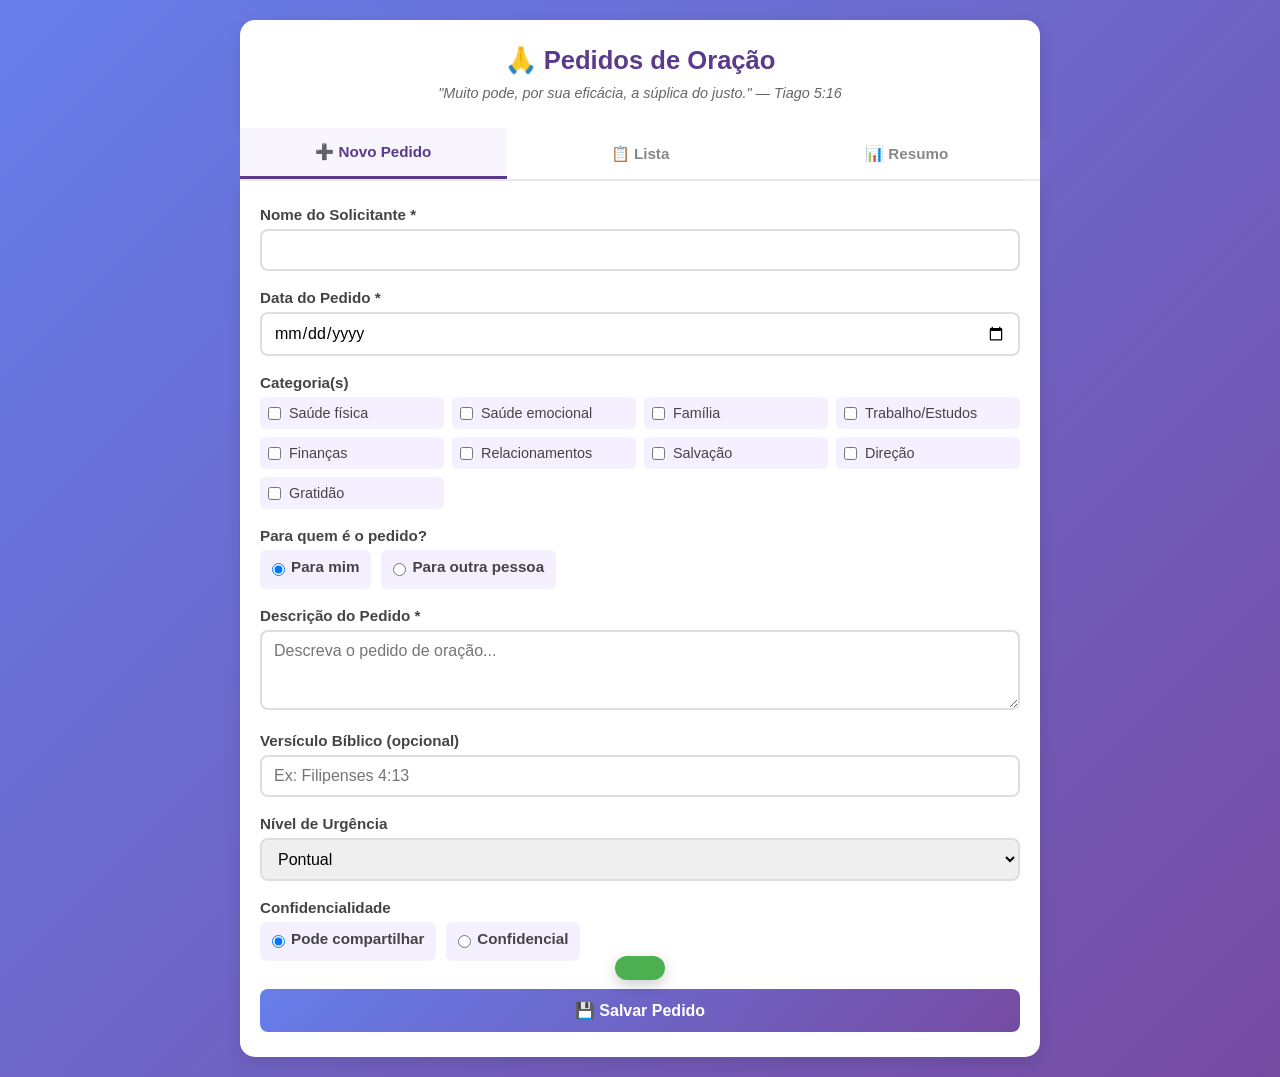
<file: index.html>
<!DOCTYPE html>
<html lang="pt-BR">
<head>
<meta charset="UTF-8">
<meta name="viewport" content="width=device-width, initial-scale=1.0">
<title>Formulário de Pedidos de Oração</title>
</head>
<link rel="stylesheet" href="style.css">
<body>
<div class="container">
  <header>
    <h1>🙏 Pedidos de Oração</h1>
    <p class="verse">"Muito pode, por sua eficácia, a súplica do justo." — Tiago 5:16</p>
  </header>

  <div class="tabs">
    <button class="tab active" onclick="showTab('new', event)">➕ Novo Pedido</button>
    <button class="tab" onclick="showTab('list', event)">📋 Lista</button>
    <button class="tab" onclick="showTab('stats', event)">📊 Resumo</button>
  </div>

  <div class="content">
    <!-- NOVO PEDIDO -->
    <div id="new" class="section active">
      <form id="prayerForm">
        <div class="form-group">
          <label>Nome do Solicitante *</label>
          <input type="text" id="nome" required>
        </div>

        <div class="form-group">
          <label>Data do Pedido *</label>
          <input type="date" id="dataPedido" required>
        </div>

        <div class="form-group">
          <label>Categoria(s)</label>
          <div class="checkbox-group">
            <div class="checkbox-item"><input type="checkbox" id="cat1" value="Saúde física"><label for="cat1">Saúde física</label></div>
            <div class="checkbox-item"><input type="checkbox" id="cat2" value="Saúde emocional"><label for="cat2">Saúde emocional</label></div>
            <div class="checkbox-item"><input type="checkbox" id="cat3" value="Família"><label for="cat3">Família</label></div>
            <div class="checkbox-item"><input type="checkbox" id="cat4" value="Trabalho/Estudos"><label for="cat4">Trabalho/Estudos</label></div>
            <div class="checkbox-item"><input type="checkbox" id="cat5" value="Finanças"><label for="cat5">Finanças</label></div>
            <div class="checkbox-item"><input type="checkbox" id="cat6" value="Relacionamentos"><label for="cat6">Relacionamentos</label></div>
            <div class="checkbox-item"><input type="checkbox" id="cat7" value="Salvação"><label for="cat7">Salvação</label></div>
            <div class="checkbox-item"><input type="checkbox" id="cat8" value="Direção"><label for="cat8">Direção</label></div>
            <div class="checkbox-item"><input type="checkbox" id="cat9" value="Gratidão"><label for="cat9">Gratidão</label></div>
          </div>
        </div>

        <div class="form-group">
          <label>Para quem é o pedido?</label>
          <div class="radio-group">
            <div class="radio-item"><input type="radio" name="paraQuem" value="Para mim" id="r1" checked><label for="r1">Para mim</label></div>
            <div class="radio-item"><input type="radio" name="paraQuem" value="Para outra pessoa" id="r2"><label for="r2">Para outra pessoa</label></div>
          </div>
        </div>

        <div class="form-group">
          <label>Descrição do Pedido *</label>
          <textarea id="descricao" required placeholder="Descreva o pedido de oração..."></textarea>
        </div>

        <div class="form-group">
          <label>Versículo Bíblico (opcional)</label>
          <input type="text" id="versiculo" placeholder="Ex: Filipenses 4:13">
        </div>

        <div class="form-group">
          <label>Nível de Urgência</label>
          <select id="urgencia">
            <option value="Pontual">Pontual</option>
            <option value="Urgente">Urgente</option>
            <option value="Contínuo">Contínuo (oração diária)</option>
          </select>
        </div>

        <div class="form-group">
          <label>Confidencialidade</label>
          <div class="radio-group">
            <div class="radio-item"><input type="radio" name="conf" value="Compartilhado" id="c1" checked><label for="c1">Pode compartilhar</label></div>
            <div class="radio-item"><input type="radio" name="conf" value="Confidencial" id="c2"><label for="c2">Confidencial</label></div>
          </div>
        </div>

        <button type="submit" class="btn">💾 Salvar Pedido</button>
      </form>
    </div>

    <!-- LISTA -->
    <div id="list" class="section">
      <div class="filter-bar">
        <button class="filter-btn active" onclick="filterList('todos', event)">Todos</button>
        <button class="filter-btn" onclick="filterList('aguardando', event)">⏳ Aguardando</button>
        <button class="filter-btn" onclick="filterList('respondido', event)">✅ Respondidos</button>
        <button class="filter-btn" onclick="filterList('diferente', event)">🙏 Resp. diferente</button>
      </div>
      <div id="prayerList" class="prayer-list"></div>
    </div>

    <!-- RESUMO -->
    <div id="stats" class="section">
      <div class="stats" id="statsContainer"></div>
      <h3 style="color:#5a3a8a; margin: 20px 0 10px;">Ações</h3>
      <div class="export-buttons">
        <button class="btn" onclick="exportData()">📥 Exportar (JSON)</button>
        <button class="btn btn-secondary" onclick="exportText()">📄 Exportar (Texto)</button>
        <button class="btn btn-danger" onclick="confirmClear()">🗑️ Limpar Tudo</button>
      </div>
      <p style="margin-top:15px; font-size:0.85em; color:#888; text-align:center;">
        ⚠️ Os dados são salvos apenas durante esta sessão. Use "Exportar" para guardar permanentemente.
      </p>
    </div>
  </div>
</div>

<!-- MODAL DE RESPOSTA -->
<div class="modal-overlay" id="responseModal">
  <div class="modal">
    <h3>Registrar Resposta de Deus</h3>
    <div class="form-group">
      <label>Data da Resposta</label>
      <input type="date" id="dataResposta">
    </div>
    <div class="form-group">
      <label>Tipo de Resposta</label>
      <select id="tipoResposta">
        <option value="respondido">✅ Sim, conforme pedido</option>
        <option value="diferente">🙏 Sim, de forma diferente</option>
        <option value="espere">⏳ Resposta foi "espere"</option>
      </select>
    </div>
    <div class="form-group">
      <label>Testemunho / Como Deus respondeu</label>
      <textarea id="testemunho" placeholder="Descreva como Deus agiu..."></textarea>
    </div>
    <div class="form-group">
      <label>O que aprendi com essa experiência?</label>
      <textarea id="aprendizado" placeholder="Lições aprendidas..."></textarea>
    </div>
    <div class="modal-actions">
      <button class="btn btn-secondary" onclick="closeModal()">Cancelar</button>
      <button class="btn btn-success" onclick="saveResponse()">Salvar</button>
    </div>
  </div>
</div>

<!-- MODAL DE CONFIRMAÇÃO -->
<div class="modal-overlay" id="confirmModal">
  <div class="modal">
    <h3 id="confirmTitle">Confirmar</h3>
    <p id="confirmMessage" style="margin: 10px 0; line-height: 1.5;"></p>
    <div class="modal-actions">
      <button class="btn btn-secondary" onclick="closeConfirm()">Cancelar</button>
      <button class="btn btn-danger" id="confirmBtn">Confirmar</button>
    </div>
  </div>
</div>

<div class="toast" id="toast"></div>

<script>
  let prayers = [];
  let currentResponseId = null;
  let currentFilter = 'todos';

  // Define data atual no formulário
  document.getElementById('dataPedido').valueAsDate = new Date();
  document.getElementById('dataResposta').valueAsDate = new Date();

  // Tentar carregar do localStorage
  try {
    const saved = localStorage.getItem('prayers');
    if (saved) prayers = JSON.parse(saved);
  } catch(e) {}

  function savePrayers() {
    try {
      localStorage.setItem('prayers', JSON.stringify(prayers));
    } catch(e) {}
  }

  function showTab(tabId, ev) {
    document.querySelectorAll('.section').forEach(s => s.classList.remove('active'));
    document.querySelectorAll('.tab').forEach(t => t.classList.remove('active'));
    document.getElementById(tabId).classList.add('active');
    ev.target.classList.add('active');
    if (tabId === 'list') renderList();
    if (tabId === 'stats') renderStats();
  }

  document.getElementById('prayerForm').addEventListener('submit', function(e) {
    e.preventDefault();
    const categorias = [];
    document.querySelectorAll('.checkbox-group input:checked').forEach(c => categorias.push(c.value));

    const prayer = {
      id: Date.now(),
      nome: document.getElementById('nome').value,
      dataPedido: document.getElementById('dataPedido').value,
      categorias: categorias,
      paraQuem: document.querySelector('input[name="paraQuem"]:checked').value,
      descricao: document.getElementById('descricao').value,
      versiculo: document.getElementById('versiculo').value,
      urgencia: document.getElementById('urgencia').value,
      confidencialidade: document.querySelector('input[name="conf"]:checked').value,
      status: 'aguardando',
      dataResposta: null,
      testemunho: null,
      aprendizado: null
    };

    prayers.unshift(prayer);
    savePrayers();
    this.reset();
    document.getElementById('dataPedido').valueAsDate = new Date();
    showToast('✅ Pedido salvo com sucesso!');
  });

  function renderList() {
    const list = document.getElementById('prayerList');
    let filtered = prayers;
    if (currentFilter !== 'todos') {
      filtered = prayers.filter(p => p.status === currentFilter);
    }

    if (filtered.length === 0) {
      list.innerHTML = <div class="empty-state"><div class="icon">🙏</div><p>Nenhum pedido encontrado.</p></div>;
      return;
    }

    list.innerHTML = filtered.map(p => {
      const statusInfo = getStatusInfo(p.status);
      const cardClass = p.status === 'respondido' ? 'answered' : (p.status === 'diferente' ? 'different' : '');
      const diasDecorridos = p.dataResposta ? calcDays(p.dataPedido, p.dataResposta) : calcDays(p.dataPedido, new Date().toISOString().split('T')[0]);
      
      return `
        <div class="prayer-card ${cardClass}">
          <div class="prayer-header">
            <span class="prayer-name">${escapeHtml(p.nome)}</span>
            <span class="status-badge ${statusInfo.class}">${statusInfo.label}</span>
          </div>
          <div class="prayer-date">📅 Pedido: ${formatDate(p.dataPedido)} ${p.dataResposta ? '| ✨ Resposta: ' + formatDate(p.dataResposta) : ''}</div>
          <div style="margin-top: 8px;">
            ${p.categorias.map(c => <span class="prayer-category">${escapeHtml(c)}</span>).join('')}
          </div>
          <div class="prayer-desc">${escapeHtml(p.descricao)}</div>
          ${p.versiculo ? <div style="font-style:italic; color:#666; font-size:0.9em;">📖 ${escapeHtml(p.versiculo)}</div> : ''}
          <div style="font-size:0.85em; color:#666; margin-top:5px;">
            <strong>${p.paraQuem}</strong> | Urgência: ${p.urgencia} | ${diasDecorridos} dia(s)
          </div>
          ${p.testemunho ? `
            <div class="prayer-status">
              <strong style="color:#2e7d32;">✨ Testemunho:</strong>
              <p style="margin-top:5px;">${escapeHtml(p.testemunho)}</p>
              ${p.aprendizado ? <p style="margin-top:8px;"><strong>💡 Aprendizado:</strong> ${escapeHtml(p.aprendizado)}</p> : ''}
            </div>
          ` : ''}
          <div style="margin-top: 12px; display:flex; gap:6px; flex-wrap:wrap;">
            ${p.status === 'aguardando' ? <button class="btn btn-small btn-success" onclick="openResponse(${p.id})">✅ Registrar Resposta</button> : <button class="btn btn-small btn-secondary" onclick="openResponse(${p.id})">✏️ Editar Resposta</button>}
            <button class="btn btn-small btn-danger" onclick="confirmDelete(${p.id})">🗑️ Excluir</button>
          </div>
        </div>
      `;
    }).join('');
  }

  function getStatusInfo(status) {
    if (status === 'respondido') return {class: 'status-answered', label: '✅ Respondido'};
    if (status === 'diferente') return {class: 'status-different', label: '🙏 Resposta diferente'};
    if (status === 'espere') return {class: 'status-waiting', label: '⏳ Aguardar'};
    return {class: 'status-waiting', label: '⏳ Em oração'};
  }

  function filterList(filter, ev) {
    currentFilter = filter;
    document.querySelectorAll('.filter-btn').forEach(b => b.classList.remove('active'));
    ev.target.classList.add('active');
    renderList();
  }

  function openResponse(id) {
    currentResponseId = id;
    const p = prayers.find(x => x.id === id);
    document.getElementById('dataResposta').value = p.dataResposta || new Date().toISOString().split('T')[0];
    document.getElementById('tipoResposta').value = p.status === 'aguardando' ? 'respondido' : p.status;
    document.getElementById('testemunho').value = p.testemunho || '';
    document.getElementById('aprendizado').value = p.aprendizado || '';
    document.getElementById('responseModal').classList.add('show');
  }

  function closeModal() {
    document.getElementById('responseModal').classList.remove('show');
    currentResponseId = null;
  }

  function saveResponse() {
    const p = prayers.find(x => x.id === currentResponseId);
    if (!p) return;
    p.dataResposta = document.getElementById('dataResposta').value;
    p.status = document.getElementById('tipoResposta').value;
    p.testemunho = document.getElementById('testemunho').value;
    p.aprendizado = document.getElementById('aprendizado').value;
    savePrayers();
    closeModal();
    renderList();
    showToast('🙌 Resposta registrada! Glória a Deus!');
  }

  function confirmDelete(id) {
    document.getElementById('confirmTitle').textContent = 'Excluir Pedido';
    document.getElementById('confirmMessage').textContent = 'Tem certeza que deseja excluir este pedido?';
    document.getElementById('confirmBtn').onclick = () => {
      prayers = prayers.filter(p => p.id !== id);
      savePrayers();
      closeConfirm();
      renderList();
      showToast('Pedido excluído.');
    };
    document.getElementById('confirmModal').classList.add('show');
  }

  function confirmClear() {
    document.getElementById('confirmTitle').textContent = 'Limpar Todos os Pedidos';
    document.getElementById('confirmMessage').textContent = 'Tem certeza que deseja excluir TODOS os pedidos? Esta ação não pode ser desfeita. Recomendamos exportar antes.';
    document.getElementById('confirmBtn').onclick = () => {
      prayers = [];
      savePrayers();
      closeConfirm();
      renderList();
      renderStats();
      showToast('Todos os pedidos foram removidos.');
    };
    document.getElementById('confirmModal').classList.add('show');
  }

  function closeConfirm() {
    document.getElementById('confirmModal').classList.remove('show');
  }

  function renderStats() {
    const total = prayers.length;
    const aguardando = prayers.filter(p => p.status === 'aguardando').length;
    const respondidos = prayers.filter(p => p.status === 'respondido').length;
    const diferentes = prayers.filter(p => p.status === 'diferente').length;
    
    document.getElementById('statsContainer').innerHTML = `
      <div class="stat-card"><div class="stat-number">${total}</div><div class="stat-label">Total</div></div>
      <div class="stat-card" style="background:linear-gradient(135deg,#ffa726,#fb8c00);"><div class="stat-number">${aguardando}</div><div class="stat-label">Aguardando</div></div>
      <div class="stat-card" style="background:linear-gradient(135deg,#66bb6a,#43a047);"><div class="stat-number">${respondidos}</div><div class="stat-label">Respondidos</div></div>
      <div class="stat-card" style="background:linear-gradient(135deg,#ab47bc,#8e24aa);"><div class="stat-number">${diferentes}</div><div class="stat-label">Resp. diferente</div></div>
    `;
  }

  function exportData() {
    const dataStr = JSON.stringify(prayers, null, 2);
    const blob = new Blob([dataStr], {type: 'application/json'});
    const url = URL.createObjectURL(blob);
    const a = document.createElement('a');
    a.href = url;
    a.download = pedidos-oracao-${new Date().toISOString().split('T')[0]}.json;
    a.click();
    URL.revokeObjectURL(url);
    showToast('📥 Arquivo exportado!');
  }

  function exportText() {
    let text = 'PEDIDOS DE ORAÇÃO\n';
    text += '"Muito pode, por sua eficácia, a súplica do justo." - Tiago 5:16\n';
    text += '='.repeat(50) + '\n\n';
    prayers.forEach((p, i) => {
      text += ${i+1}. ${p.nome}\n;
      text += Data do pedido: ${formatDate(p.dataPedido)}\n;
      text += Categorias: ${p.categorias.join(', ') || '-'}\n;
      text += Para: ${p.paraQuem}\n;
      text += Urgência: ${p.urgencia}\n;
      text += Pedido: ${p.descricao}\n;
      if (p.versiculo) text += Versículo: ${p.versiculo}\n;
      text += Status: ${getStatusInfo(p.status).label}\n;
      if (p.dataResposta) text += Data da resposta: ${formatDate(p.dataResposta)}\n;
      if (p.testemunho) text += Testemunho: ${p.testemunho}\n;
      if (p.aprendizado) text += Aprendizado: ${p.aprendizado}\n;
      text += '-'.repeat(50) + '\n\n';
    });
    const blob = new Blob([text], {type: 'text/plain;charset=utf-8'});
    const url = URL.createObjectURL(blob);
    const a = document.createElement('a');
    a.href = url;
    a.download = pedidos-oracao-${new Date().toISOString().split('T')[0]}.txt;
    a.click();
    URL.revokeObjectURL(url);
    showToast('📄 Texto exportado!');
  }

  function showToast(msg) {
    const t = document.getElementById('toast');
    t.textContent = msg;
    t.classList.add('show');
    setTimeout(() => t.classList.remove('show'), 2500);
  }

  function formatDate(dateStr) {
    if (!dateStr) return '-';
    const [y, m, d] = dateStr.split('-');
    return ${d}/${m}/${y};
  }

  function calcDays(start, end) {
    const d1 = new Date(start);
    const d2 = new Date(end);
    return Math.floor((d2 - d1) / (1000 * 60 * 60 * 24));
  }

  function escapeHtml(text) {
    if (!text) return '';
    const div = document.createElement('div');
    div.textContent = text;
    return div.innerHTML;
  }

  // Renderizar inicial
  renderList();
  renderStats();
</script>
</body>
</html>
</file>
<file: style.css>
* { box-sizing: border-box; margin: 0; padding: 0; }
  body {
    font-family: 'Segoe UI', Tahoma, sans-serif;
    background: linear-gradient(135deg, #667eea 0%, #764ba2 100%);
    min-height: 100vh;
    padding: 20px 10px;
    color: #333;
  }
  .container {
    max-width: 800px;
    margin: 0 auto;
  }
  header {
    background: white;
    padding: 25px 20px;
    border-radius: 15px 15px 0 0;
    text-align: center;
    box-shadow: 0 5px 15px rgba(0,0,0,0.1);
  }
  header h1 {
    color: #5a3a8a;
    font-size: 1.6em;
    margin-bottom: 8px;
  }
  header .verse {
    font-style: italic;
    color: #666;
    font-size: 0.9em;
    line-height: 1.4;
  }
  .tabs {
    display: flex;
    background: white;
    border-bottom: 2px solid #eee;
  }
  .tab {
    flex: 1;
    padding: 15px 10px;
    text-align: center;
    cursor: pointer;
    font-weight: 600;
    color: #888;
    transition: all 0.3s;
    font-size: 0.95em;
    border: none;
    background: white;
  }
  .tab.active {
    color: #5a3a8a;
    border-bottom: 3px solid #5a3a8a;
    background: #f8f5ff;
  }
  .tab:hover { background: #f8f5ff; }
  .content {
    background: white;
    padding: 25px 20px;
    border-radius: 0 0 15px 15px;
    box-shadow: 0 5px 15px rgba(0,0,0,0.1);
  }
  .section { display: none; }
  .section.active { display: block; }
  .form-group { margin-bottom: 18px; }
  label {
    display: block;
    margin-bottom: 6px;
    font-weight: 600;
    color: #444;
    font-size: 0.95em;
  }
  input[type="text"],
  input[type="date"],
  input[type="number"],
  textarea,
  select {
    width: 100%;
    padding: 10px 12px;
    border: 2px solid #ddd;
    border-radius: 8px;
    font-size: 1em;
    font-family: inherit;
    transition: border 0.3s;
  }
  input:focus, textarea:focus, select:focus {
    outline: none;
    border-color: #5a3a8a;
  }
  textarea { resize: vertical; min-height: 80px; }
  .checkbox-group {
    display: grid;
    grid-template-columns: repeat(auto-fill, minmax(150px, 1fr));
    gap: 8px;
    margin-top: 5px;
  }
  .checkbox-item {
    display: flex;
    align-items: center;
    padding: 8px;
    background: #f5f0ff;
    border-radius: 6px;
    cursor: pointer;
    transition: background 0.2s;
  }
  .checkbox-item:hover { background: #ebe0ff; }
  .checkbox-item input { margin-right: 8px; cursor: pointer; }
  .checkbox-item label {
    margin: 0;
    cursor: pointer;
    font-weight: normal;
    font-size: 0.9em;
  }
  .radio-group {
    display: flex;
    flex-wrap: wrap;
    gap: 10px;
    margin-top: 5px;
  }
  .radio-item {
    display: flex;
    align-items: center;
    padding: 8px 12px;
    background: #f5f0ff;
    border-radius: 6px;
    cursor: pointer;
  }
  .radio-item input { margin-right: 6px; }
  .btn {
    background: linear-gradient(135deg, #667eea 0%, #764ba2 100%);
    color: white;
    border: none;
    padding: 12px 25px;
    border-radius: 8px;
    font-size: 1em;
    font-weight: 600;
    cursor: pointer;
    width: 100%;
    transition: transform 0.2s, box-shadow 0.2s;
    margin-top: 10px;
  }
  .btn:hover {
    transform: translateY(-2px);
    box-shadow: 0 5px 15px rgba(90, 58, 138, 0.3);
  }
  .btn-secondary {
    background: #e0e0e0;
    color: #333;
  }
  .btn-success {
    background: linear-gradient(135deg, #4caf50, #2e7d32);
  }
  .btn-danger {
    background: linear-gradient(135deg, #ef5350, #c62828);
  }
  .btn-small {
    padding: 6px 12px;
    font-size: 0.85em;
    width: auto;
    margin: 2px;
  }
  .prayer-list { margin-top: 10px; }
  .prayer-card {
    background: #f9f7ff;
    border-left: 5px solid #5a3a8a;
    padding: 15px;
    border-radius: 8px;
    margin-bottom: 12px;
  }
  .prayer-card.answered {
    border-left-color: #4caf50;
    background: #f1f8e9;
  }
  .prayer-card.different {
    border-left-color: #ff9800;
    background: #fff8e1;
  }
  .prayer-header {
    display: flex;
    justify-content: space-between;
    flex-wrap: wrap;
    gap: 8px;
    margin-bottom: 8px;
  }
  .prayer-name {
    font-weight: 700;
    color: #5a3a8a;
    font-size: 1.05em;
  }
  .prayer-date {
    font-size: 0.85em;
    color: #666;
  }
  .prayer-category {
    display: inline-block;
    background: #5a3a8a;
    color: white;
    padding: 3px 10px;
    border-radius: 12px;
    font-size: 0.75em;
    margin: 3px 3px 3px 0;
  }
  .prayer-desc {
    margin: 10px 0;
    line-height: 1.5;
    color: #444;
  }
  .prayer-status {
    margin-top: 10px;
    padding-top: 10px;
    border-top: 1px dashed #ccc;
  }
  .status-badge {
    display: inline-block;
    padding: 4px 10px;
    border-radius: 12px;
    font-size: 0.8em;
    font-weight: 600;
  }
  .status-waiting { background: #fff3cd; color: #856404; }
  .status-answered { background: #d4edda; color: #155724; }
  .status-different { background: #ffe0b2; color: #bf360c; }
  .empty-state {
    text-align: center;
    padding: 40px 20px;
    color: #888;
  }
  .empty-state .icon { font-size: 3em; margin-bottom: 10px; }
  .stats {
    display: grid;
    grid-template-columns: repeat(auto-fit, minmax(120px, 1fr));
    gap: 10px;
    margin-bottom: 20px;
  }
  .stat-card {
    background: linear-gradient(135deg, #667eea 0%, #764ba2 100%);
    color: white;
    padding: 15px;
    border-radius: 10px;
    text-align: center;
  }
  .stat-number { font-size: 2em; font-weight: 700; }
  .stat-label { font-size: 0.85em; opacity: 0.9; }
  .filter-bar {
    display: flex;
    gap: 8px;
    margin-bottom: 15px;
    flex-wrap: wrap;
  }
  .filter-btn {
    padding: 6px 12px;
    border: 2px solid #5a3a8a;
    background: white;
    color: #5a3a8a;
    border-radius: 20px;
    cursor: pointer;
    font-size: 0.85em;
    transition: all 0.2s;
  }
  .filter-btn.active {
    background: #5a3a8a;
    color: white;
  }
  .modal-overlay {
    display: none;
    position: fixed;
    top: 0; left: 0; right: 0; bottom: 0;
    background: rgba(0,0,0,0.6);
    z-index: 1000;
    align-items: center;
    justify-content: center;
    padding: 20px;
  }
  .modal-overlay.show { display: flex; }
  .modal {
    background: white;
    border-radius: 15px;
    padding: 25px 20px;
    max-width: 500px;
    width: 100%;
    max-height: 90vh;
    overflow-y: auto;
  }
  .modal h3 {
    color: #5a3a8a;
    margin-bottom: 15px;
  }
  .modal-actions {
    display: flex;
    gap: 10px;
    margin-top: 15px;
  }
  .toast {
    position: fixed;
    bottom: 20px;
    left: 50%;
    transform: translateX(-50%) translateY(100px);
    background: #4caf50;
    color: white;
    padding: 12px 25px;
    border-radius: 25px;
    box-shadow: 0 5px 15px rgba(0,0,0,0.2);
    transition: transform 0.3s;
    z-index: 2000;
  }
  .toast.show { transform: translateX(-50%) translateY(0); }
  .export-buttons {
    display: flex;
    gap: 10px;
    margin-top: 15px;
    flex-wrap: wrap;
  }
  .export-buttons .btn { width: auto; flex: 1; min-width: 140px; }
  @media (max-width: 600px) {
    header h1 { font-size: 1.3em; }
    .tab { font-size: 0.85em; padding: 12px 5px; }
    .content { padding: 20px 15px; }
  }
</file>
